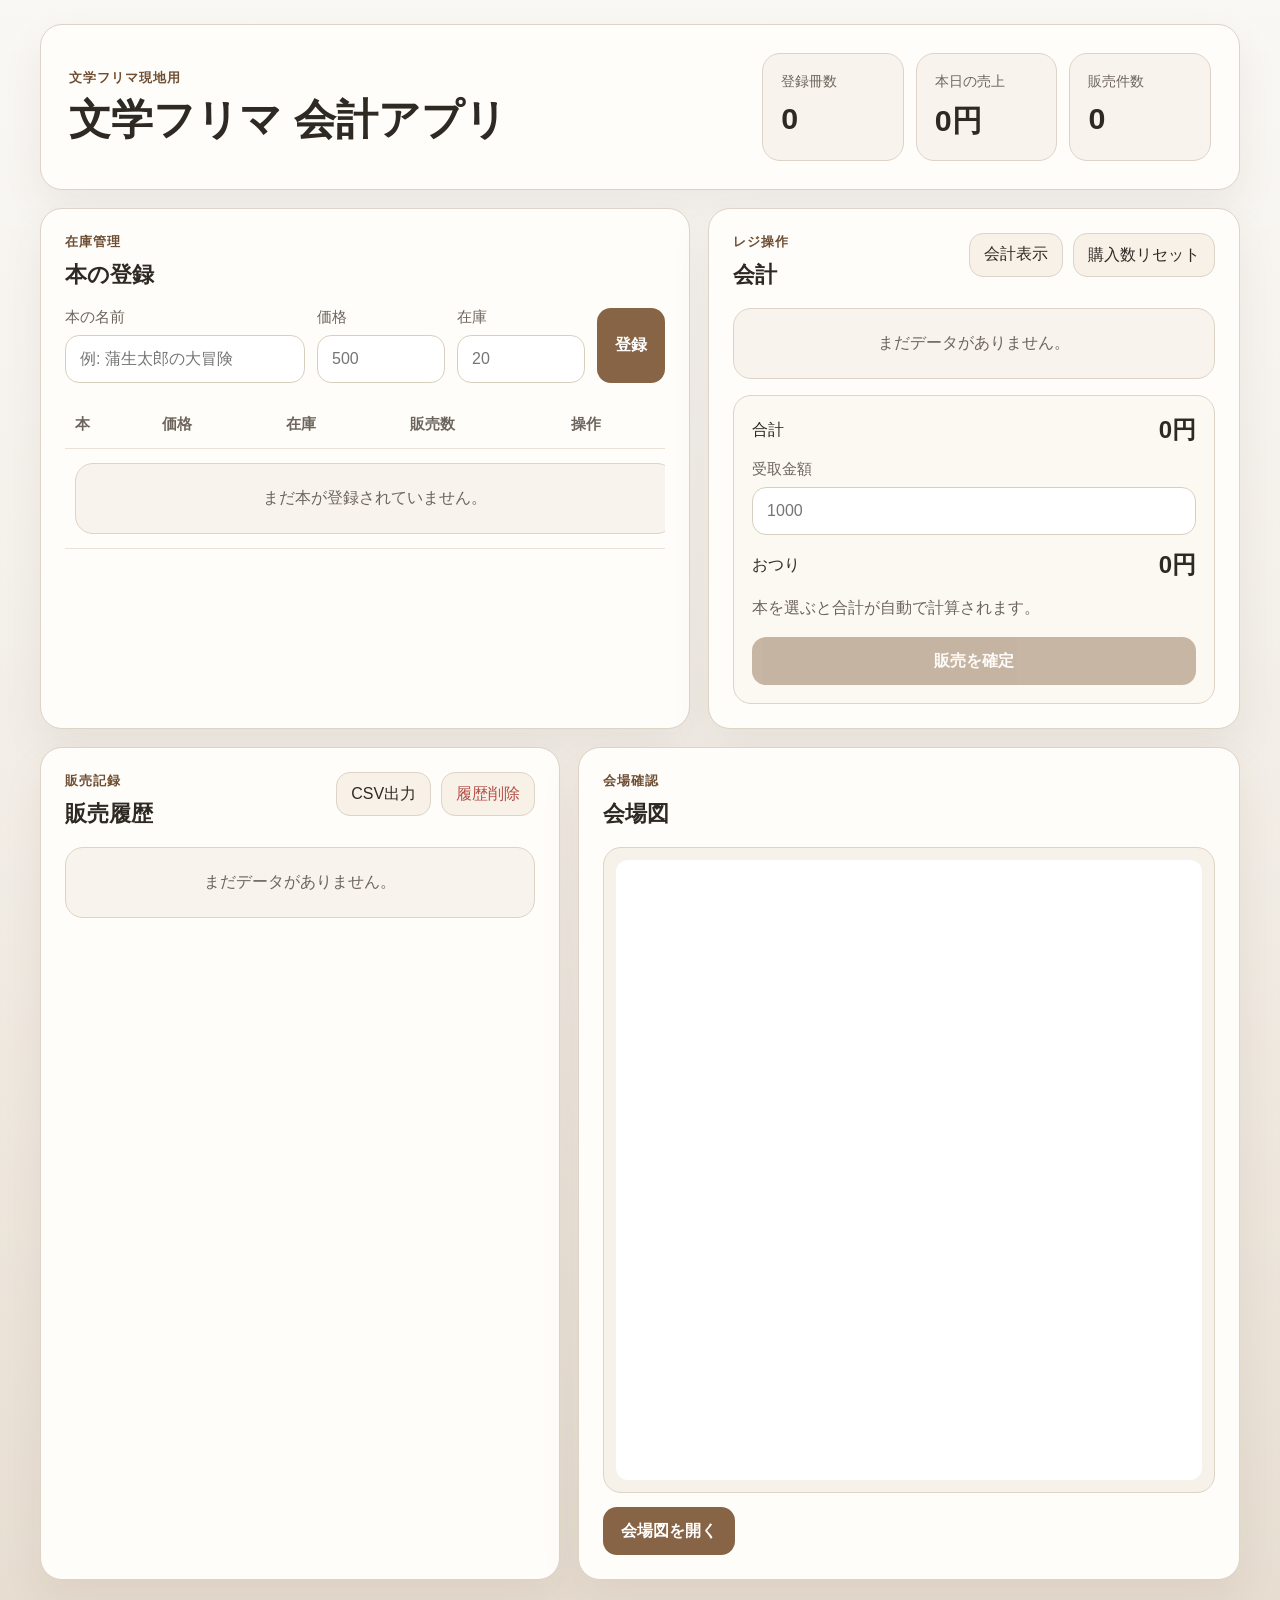
<file: index.html>
﻿<!DOCTYPE html>
<html lang="ja">
<head>
  <meta charset="UTF-8" />
  <meta name="viewport" content="width=device-width, initial-scale=1.0" />
  <meta name="theme-color" content="#f5f1e8" />
  <meta name="description" content="文学フリマ向けのオフライン寄り会計Webアプリ" />
  <title>文学フリマ 会計アプリ</title>
  <link rel="stylesheet" href="style.css" />
</head>
<body>
  <main class="app-shell">
    <header class="hero-panel panel">
      <div>
        <p class="eyebrow">文学フリマ現地用</p>
        <h1>文学フリマ 会計アプリ</h1>
      </div>
      <div class="hero-stats">
        <div class="stat-card">
          <span class="stat-label">登録冊数</span>
          <strong id="book-count">0</strong>
        </div>
        <div class="stat-card">
          <span class="stat-label">本日の売上</span>
          <strong id="sales-total">0円</strong>
        </div>
        <div class="stat-card accent">
          <span class="stat-label">販売件数</span>
          <strong id="sale-count">0</strong>
        </div>
      </div>
    </header>

    <section class="workspace">
      <section class="panel">
        <div class="section-head">
          <div>
            <p class="section-kicker">在庫管理</p>
            <h2>本の登録</h2>
          </div>
        </div>

        <form id="book-form" class="book-form">
          <label>
            <span>本の名前</span>
            <input id="book-name" type="text" maxlength="60" placeholder="例: 蒲生太郎の大冒険" required />
          </label>
          <label>
            <span>価格</span>
            <input id="book-price" type="number" min="0" step="1" placeholder="500" required />
          </label>
          <label>
            <span>在庫</span>
            <input id="book-stock" type="number" min="0" step="1" placeholder="20" required />
          </label>
          <button class="primary-button" type="submit">登録</button>
        </form>

        <div class="table-wrap">
          <table class="inventory-table">
            <thead>
              <tr>
                <th>本</th>
                <th>価格</th>
                <th>在庫</th>
                <th>販売数</th>
                <th>操作</th>
              </tr>
            </thead>
            <tbody id="inventory-body"></tbody>
          </table>
        </div>
      </section>

      <section class="panel">
        <div class="section-head">
          <div>
            <p class="section-kicker">レジ操作</p>
            <h2>会計</h2>
          </div>
          <div class="head-actions">
            <a class="ghost-button nav-button" href="price-display.html">会計表示</a>
            <button id="reset-quantities" class="ghost-button" type="button">購入数リセット</button>
          </div>
        </div>

        <div id="checkout-list" class="checkout-list"></div>

        <div class="checkout-summary">
          <div class="summary-row">
            <span>合計</span>
            <strong id="grand-total">0円</strong>
          </div>
          <label class="money-field">
            <span>受取金額</span>
            <input id="received-amount" type="number" min="0" step="1" placeholder="1000" />
          </label>
          <div class="summary-row change-row">
            <span>おつり</span>
            <strong id="change-amount">0円</strong>
          </div>
          <p id="checkout-note" class="checkout-note">本を選ぶと合計が自動で計算されます。</p>
          <button id="complete-sale" class="primary-button wide" type="button">販売を確定</button>
        </div>
      </section>
    </section>

    <section class="workspace lower-grid">
      <section class="panel">
        <div class="section-head">
          <div>
            <p class="section-kicker">販売記録</p>
            <h2>販売履歴</h2>
          </div>
          <div class="head-actions">
            <button id="export-csv" class="ghost-button" type="button">CSV出力</button>
            <button id="clear-history" class="ghost-button danger" type="button">履歴削除</button>
          </div>
        </div>
        <div id="history-list" class="history-list"></div>
      </section>

      <section class="panel map-panel">
        <div class="section-head">
          <div>
            <p class="section-kicker">会場確認</p>
            <h2>会場図</h2>
          </div>
        </div>
        <div class="map-stack">
          <div class="map-frame">
            <iframe
              class="map-viewer"
              src="assets/maps/for_visitor_tokyo42_map_z.pdf"
              title="文学フリマ 会場図"
            ></iframe>
          </div>
        </div>
        <div class="map-links">
          <a class="primary-button map-link" href="assets/maps/for_visitor_tokyo42_map_z.pdf" target="_blank" rel="noopener noreferrer">会場図を開く</a>
        </div>
      </section>
    </section>
  </main>

  <template id="empty-template">
    <div class="empty-state">まだデータがありません。</div>
  </template>

  <script src="app.js"></script>
</body>
</html>
</file>
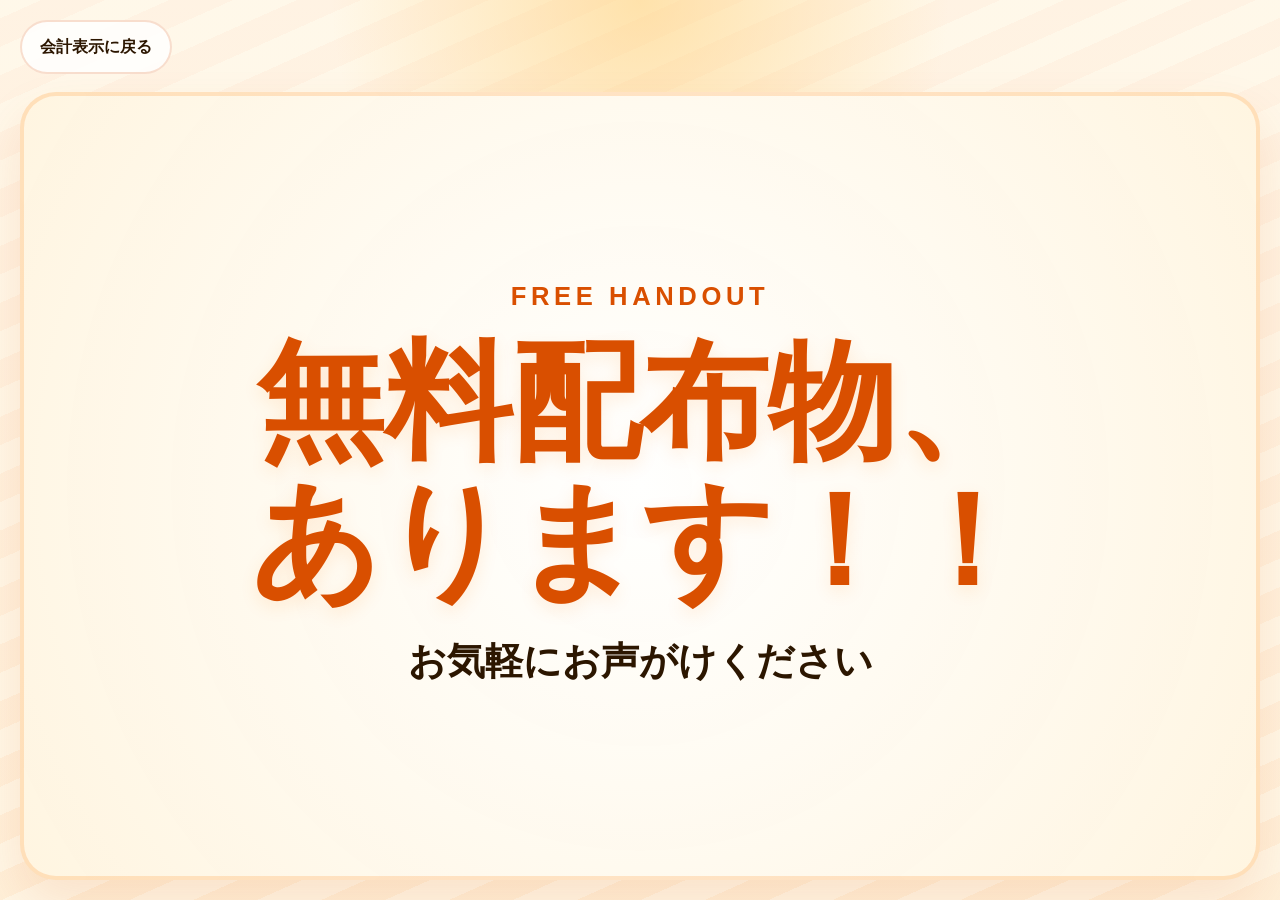
<file: freebie-display.html>
<!DOCTYPE html>
<html lang="ja">
<head>
  <meta charset="UTF-8" />
  <meta name="viewport" content="width=device-width, initial-scale=1.0" />
  <meta name="theme-color" content="#fff7e6" />
  <meta name="description" content="無料配布物の案内表示画面" />
  <title>無料配布物 | 文学フリマ 会計アプリ</title>
  <link rel="stylesheet" href="freebie-display.css" />
</head>
<body>
  <main class="freebie-shell">
    <a class="freebie-back" href="price-display.html">会計表示に戻る</a>

    <section class="freebie-stage">
      <p class="freebie-kicker">FREE HANDOUT</p>
      <h1 class="freebie-headline">無料配布物、<br />あります！！</h1>
      <p class="freebie-subline">お気軽にお声がけください</p>
    </section>
  </main>
</body>
</html>
</file>
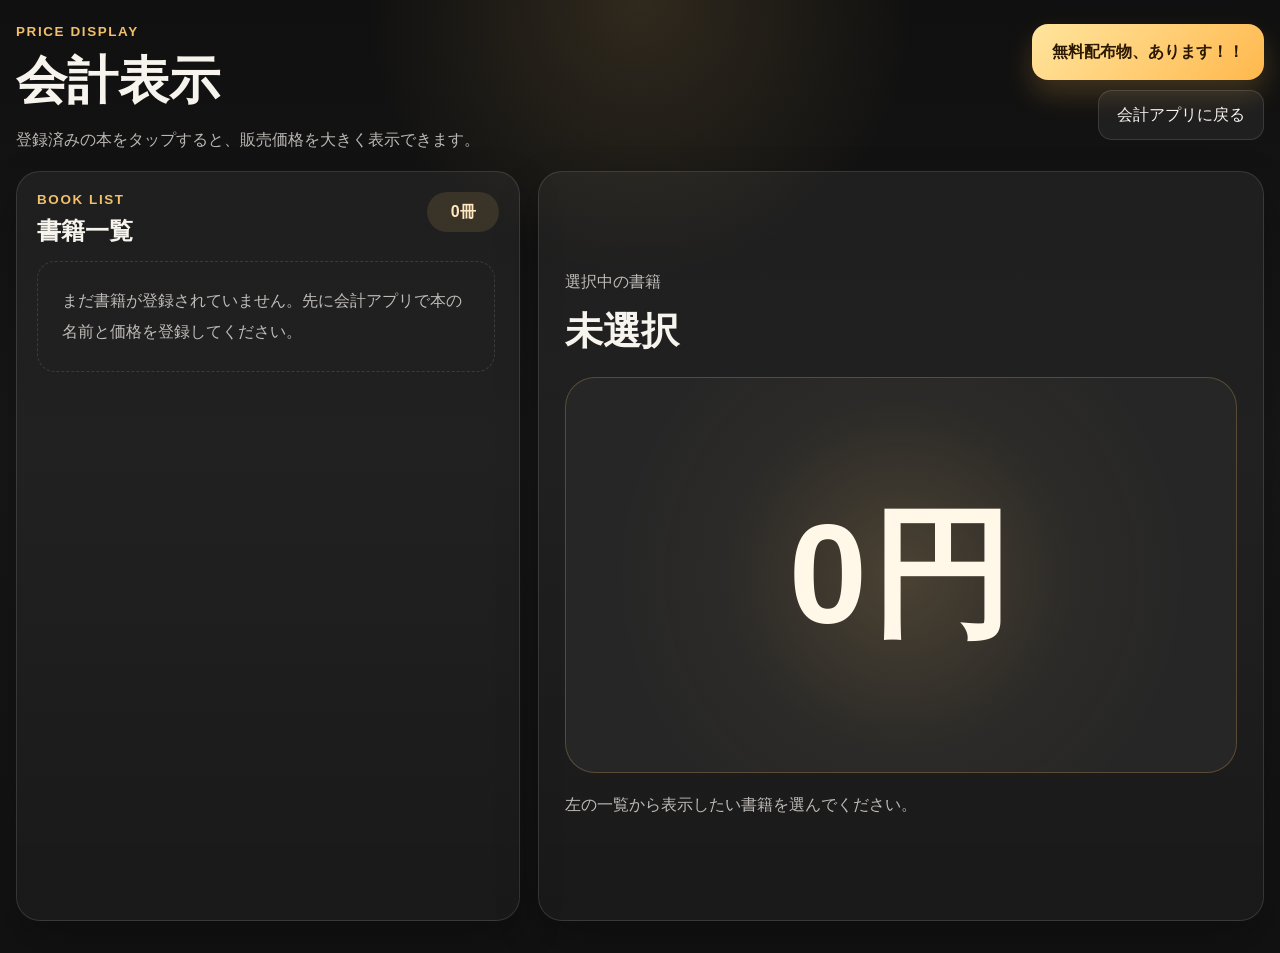
<file: price-display.html>
<!DOCTYPE html>
<html lang="ja">
<head>
  <meta charset="UTF-8" />
  <meta name="viewport" content="width=device-width, initial-scale=1.0" />
  <meta name="theme-color" content="#141414" />
  <meta name="description" content="文学フリマ向けの会計表示画面" />
  <title>会計表示 | 文学フリマ 会計アプリ</title>
  <link rel="stylesheet" href="price-display.css" />
</head>
<body>
  <main id="display-shell" class="display-shell">
    <header class="display-header">
      <div>
        <p class="eyebrow">Price Display</p>
        <h1>会計表示</h1>
        <p class="header-copy">登録済みの本をタップすると、販売価格を大きく表示できます。</p>
      </div>
      <div class="display-actions">
        <a class="notice-link" href="freebie-display.html">無料配布物、あります！！</a>
        <a class="back-link" href="index.html">会計アプリに戻る</a>
      </div>
    </header>

    <section class="display-layout">
      <section class="selector-panel">
        <div class="panel-head">
          <div>
            <p class="section-kicker">Book List</p>
            <h2>書籍一覧</h2>
          </div>
          <p id="book-count-label" class="count-chip">0冊</p>
        </div>
        <div id="book-button-list" class="book-button-list"></div>
      </section>

      <section class="price-panel">
        <div class="price-panel-top">
          <p class="price-label">選択中の書籍</p>
          <button id="back-to-list" class="list-back-button" type="button" hidden>書籍一覧に戻る</button>
        </div>
        <h2 id="selected-title" class="selected-title">未選択</h2>
        <div class="price-box">
          <span id="selected-price" class="selected-price">0円</span>
        </div>
        <p id="price-note" class="price-note">左の一覧から表示したい書籍を選んでください。</p>
      </section>
    </section>
  </main>

  <template id="empty-books-template">
    <div class="empty-state">
      まだ書籍が登録されていません。先に会計アプリで本の名前と価格を登録してください。
    </div>
  </template>

  <script src="price-display.js"></script>
</body>
</html>
</file>
<file: style.css>
:root {
  --bg: #f3efe8;
  --bg-accent: #e7ddd0;
  --panel: #fffdfa;
  --panel-soft: #f8f3ec;
  --line: #ddd3c6;
  --text: #2f2923;
  --muted: #6d655d;
  --accent: #876445;
  --accent-strong: #6f4f34;
  --danger: #b34f46;
  --shadow: 0 18px 40px rgba(84, 69, 54, 0.08);
}

* {
  box-sizing: border-box;
}

body {
  margin: 0;
  min-height: 100vh;
  font-family: "Hiragino Sans", "Yu Gothic", "Meiryo", sans-serif;
  color: var(--text);
  background:
    linear-gradient(180deg, rgba(255, 255, 255, 0.55), rgba(255, 255, 255, 0)),
    linear-gradient(180deg, var(--bg), var(--bg-accent));
}

button,
input,
a {
  font: inherit;
}

.app-shell {
  width: min(1200px, calc(100% - 32px));
  margin: 0 auto;
  padding: 24px 0 40px;
}

.panel {
  background: var(--panel);
  border: 1px solid var(--line);
  border-radius: 22px;
  box-shadow: var(--shadow);
}

.hero-panel {
  display: grid;
  grid-template-columns: minmax(0, 1.5fr) minmax(280px, 1fr);
  gap: 20px;
  padding: 28px;
  align-items: center;
}

.eyebrow,
.section-kicker {
  margin: 0 0 8px;
  color: var(--accent-strong);
  font-size: 0.82rem;
  font-weight: 700;
  letter-spacing: 0.08em;
}

h1,
h2,
p {
  margin: 0;
}

h1 {
  font-size: clamp(1.9rem, 3.3vw, 3rem);
  line-height: 1.2;
}

h2 {
  font-size: 1.4rem;
}

.lead {
  margin-top: 12px;
  max-width: 52rem;
  color: var(--muted);
  line-height: 1.75;
}

.hero-stats {
  display: grid;
  grid-template-columns: repeat(3, minmax(0, 1fr));
  gap: 12px;
}

.stat-card {
  padding: 18px;
  border-radius: 18px;
  border: 1px solid var(--line);
  background: var(--panel-soft);
}

.stat-label {
  display: block;
  margin-bottom: 10px;
  color: var(--muted);
  font-size: 0.88rem;
}

.stat-card strong {
  font-size: clamp(1.3rem, 2.4vw, 1.9rem);
}

.workspace {
  display: grid;
  grid-template-columns: minmax(0, 1.1fr) minmax(340px, 0.9fr);
  gap: 18px;
  margin-top: 18px;
}

.lower-grid {
  grid-template-columns: minmax(0, 0.88fr) minmax(420px, 1.12fr);
}

.workspace > .panel {
  padding: 24px;
}

.section-head {
  display: flex;
  justify-content: space-between;
  align-items: flex-start;
  gap: 12px;
  margin-bottom: 18px;
}

.head-actions {
  display: flex;
  gap: 10px;
  flex-wrap: wrap;
}

.book-form {
  display: grid;
  grid-template-columns: minmax(0, 1.5fr) minmax(120px, 0.8fr) minmax(120px, 0.8fr) auto;
  gap: 12px;
  margin-bottom: 18px;
}

label span {
  display: block;
  margin-bottom: 8px;
  color: var(--muted);
  font-size: 0.92rem;
}

input {
  width: 100%;
  min-height: 48px;
  padding: 12px 14px;
  border: 1px solid #d9cfbf;
  border-radius: 14px;
  background: #fff;
  color: var(--text);
}

input:focus {
  outline: 2px solid rgba(135, 100, 69, 0.18);
  border-color: var(--accent);
}

.primary-button,
.ghost-button,
.qty-button,
.row-action {
  border: 0;
  border-radius: 14px;
  cursor: pointer;
  transition: background-color 0.15s ease, transform 0.15s ease, opacity 0.15s ease;
}

.primary-button:hover,
.ghost-button:hover,
.qty-button:hover,
.row-action:hover {
  transform: translateY(-1px);
}

.primary-button {
  display: inline-flex;
  align-items: center;
  justify-content: center;
  min-height: 48px;
  padding: 12px 18px;
  background: var(--accent);
  color: #fff;
  font-weight: 700;
  text-decoration: none;
}

.primary-button.wide {
  width: 100%;
}

.ghost-button,
.row-action,
.qty-button {
  min-height: 44px;
  padding: 10px 14px;
  background: #f7f1e8;
  color: var(--text);
  border: 1px solid var(--line);
}

.ghost-button.danger {
  color: var(--danger);
}

.nav-button {
  text-decoration: none;
}

.table-wrap {
  overflow-x: auto;
  -webkit-overflow-scrolling: touch;
}

.inventory-table {
  width: 100%;
  min-width: 620px;
  border-collapse: collapse;
}

.inventory-table th,
.inventory-table td {
  padding: 14px 10px;
  border-bottom: 1px solid #ebe2d7;
  text-align: left;
  vertical-align: middle;
}

.inventory-table th {
  color: var(--muted);
  font-size: 0.92rem;
  font-weight: 700;
}

.inline-input {
  max-width: 96px;
  min-height: 42px;
  padding: 9px 10px;
}

.checkout-list,
.history-list {
  display: grid;
  gap: 12px;
}

.checkout-item,
.history-item,
.empty-state,
.map-frame {
  border: 1px solid var(--line);
  border-radius: 18px;
  background: var(--panel-soft);
}

.checkout-item {
  display: grid;
  grid-template-columns: minmax(0, 1fr) auto;
  gap: 14px;
  padding: 14px;
}

.checkout-name {
  font-weight: 700;
  font-size: 1rem;
}

.checkout-meta,
.history-lines,
.map-note {
  color: var(--muted);
  line-height: 1.7;
}

.checkout-meta {
  margin-top: 6px;
  font-size: 0.93rem;
}

.qty-box {
  display: flex;
  align-items: center;
  gap: 10px;
}

.qty-button {
  width: 44px;
  min-width: 44px;
  padding: 0;
  font-size: 1.1rem;
}

.qty-value {
  min-width: 28px;
  text-align: center;
  font-weight: 700;
}

.checkout-summary {
  margin-top: 16px;
  padding: 18px;
  border: 1px solid var(--line);
  border-radius: 18px;
  background: #fcf8f2;
}

.summary-row {
  display: flex;
  justify-content: space-between;
  align-items: center;
  gap: 12px;
  margin-bottom: 14px;
}

.summary-row strong {
  font-size: 1.5rem;
}

.money-field {
  display: block;
  margin-bottom: 14px;
}

.checkout-note {
  margin: 0 0 16px;
  color: var(--muted);
  line-height: 1.65;
}

.history-item {
  padding: 14px;
}

.history-top {
  display: flex;
  justify-content: space-between;
  gap: 12px;
  margin-bottom: 8px;
}

.history-total {
  color: var(--accent-strong);
  font-weight: 700;
}

.map-panel {
  display: flex;
  flex-direction: column;
}

.map-stack {
  display: grid;
}

.map-frame {
  overflow: hidden;
  background: #f6f1e9;
  padding: 12px;
}

.map-viewer {
  display: block;
  width: 100%;
  min-height: 620px;
  border: 0;
  border-radius: 12px;
  background: #fff;
}

.map-links {
  display: flex;
  flex-wrap: wrap;
  gap: 12px;
  margin-top: 14px;
}

.map-link {
  align-self: flex-start;
}

.empty-state {
  padding: 24px;
  text-align: center;
  color: var(--muted);
}

@media (max-width: 1100px) {
  .hero-panel,
  .workspace,
  .lower-grid {
    grid-template-columns: 1fr;
  }

  .map-viewer {
    min-height: 520px;
  }
}

@media (max-width: 820px) {
  .app-shell {
    width: min(100% - 20px, 1200px);
    padding: 14px 0 28px;
  }

  .hero-panel,
  .workspace > .panel {
    padding: 18px;
    border-radius: 18px;
  }

  .hero-stats {
    grid-template-columns: 1fr;
  }

  .book-form {
    grid-template-columns: 1fr 1fr;
  }

  .book-form .primary-button {
    grid-column: 1 / -1;
  }

  .section-head,
  .history-top,
  .checkout-item {
    display: grid;
    grid-template-columns: 1fr;
  }

  .head-actions {
    width: 100%;
  }

  .head-actions > * {
    flex: 1 1 180px;
  }

  .qty-box {
    justify-content: flex-start;
  }

  .map-viewer {
    min-height: 460px;
  }
}

@media (max-width: 560px) {
  .book-form,
  .summary-row {
    grid-template-columns: 1fr;
  }

  .map-link,
  .ghost-button,
  .primary-button,
  .row-action {
    width: 100%;
  }

  .map-viewer {
    min-height: 380px;
  }
}
</file>
<file: freebie-display.css>
:root {
  --bg: #fff7e6;
  --accent: #ff7a00;
  --accent-strong: #d94f00;
  --text: #2c1600;
}

* {
  box-sizing: border-box;
}

body {
  margin: 0;
  min-height: 100vh;
  font-family: "Hiragino Sans", "Yu Gothic", "Meiryo", sans-serif;
  color: var(--text);
  background:
    radial-gradient(circle at top, rgba(255, 208, 120, 0.55), transparent 28%),
    repeating-linear-gradient(
      -24deg,
      rgba(255, 122, 0, 0.06) 0 26px,
      rgba(255, 247, 230, 0.7) 26px 52px
    ),
    linear-gradient(180deg, #fffaf1, var(--bg));
}

.freebie-shell {
  min-height: 100vh;
  display: grid;
  grid-template-rows: auto 1fr;
  gap: 18px;
  padding: 20px;
}

.freebie-back {
  justify-self: start;
  display: inline-flex;
  align-items: center;
  justify-content: center;
  min-height: 54px;
  padding: 12px 18px;
  border-radius: 999px;
  background: rgba(255, 255, 255, 0.82);
  border: 2px solid rgba(217, 79, 0, 0.18);
  color: var(--text);
  text-decoration: none;
  font-weight: 700;
}

.freebie-stage {
  display: grid;
  place-items: center;
  align-content: center;
  gap: 22px;
  text-align: center;
  padding: 24px;
  border: 4px solid rgba(255, 122, 0, 0.18);
  border-radius: 36px;
  background:
    radial-gradient(circle at center, rgba(255, 255, 255, 0.95), rgba(255, 244, 223, 0.92)),
    #fff9ef;
  box-shadow: 0 24px 50px rgba(217, 79, 0, 0.12);
}

.freebie-kicker {
  margin: 0;
  color: var(--accent-strong);
  font-size: clamp(1.2rem, 2vw, 1.8rem);
  font-weight: 800;
  letter-spacing: 0.18em;
}

.freebie-headline {
  margin: 0;
  font-size: clamp(4.2rem, 10vw, 8.6rem);
  line-height: 1.08;
  font-weight: 900;
  color: var(--accent-strong);
  text-shadow: 0 6px 18px rgba(255, 122, 0, 0.12);
}

.freebie-subline {
  margin: 0;
  font-size: clamp(1.8rem, 3vw, 3rem);
  font-weight: 700;
  line-height: 1.5;
}

@media (max-width: 900px) {
  .freebie-shell {
    padding: 14px;
  }

  .freebie-stage {
    border-radius: 24px;
    padding: 18px;
  }

  .freebie-headline {
    font-size: clamp(3rem, 12vw, 5.4rem);
  }

  .freebie-subline {
    font-size: clamp(1.4rem, 5vw, 2rem);
  }
}
</file>
<file: price-display.css>
:root {
  --bg: #121212;
  --bg-soft: #1d1d1d;
  --panel: #202020;
  --panel-strong: #262626;
  --line: rgba(255, 255, 255, 0.12);
  --text: #f7f3ed;
  --muted: rgba(247, 243, 237, 0.74);
  --accent: #f2c06b;
  --accent-strong: #dfa34b;
  --shadow: 0 18px 40px rgba(0, 0, 0, 0.28);
}

* {
  box-sizing: border-box;
}

body {
  margin: 0;
  min-height: 100vh;
  font-family: "Hiragino Sans", "Yu Gothic", "Meiryo", sans-serif;
  color: var(--text);
  background:
    radial-gradient(circle at top, rgba(242, 192, 107, 0.14), transparent 24%),
    linear-gradient(180deg, #101010, #171717 46%, #121212);
}

button,
a {
  font: inherit;
}

h1,
h2,
p {
  margin: 0;
}

.display-shell {
  width: min(1440px, calc(100% - 32px));
  margin: 0 auto;
  padding: 24px 0 32px;
}

.display-header {
  display: flex;
  justify-content: space-between;
  align-items: flex-start;
  gap: 18px;
  margin-bottom: 18px;
}

.display-actions {
  display: grid;
  gap: 10px;
  justify-items: end;
}

.eyebrow,
.section-kicker {
  margin: 0 0 8px;
  color: var(--accent);
  font-size: 0.84rem;
  font-weight: 700;
  letter-spacing: 0.12em;
  text-transform: uppercase;
}

h1 {
  font-size: clamp(2rem, 4vw, 3.5rem);
}

.header-copy {
  margin-top: 10px;
  color: var(--muted);
  line-height: 1.7;
}

.back-link {
  display: inline-flex;
  align-items: center;
  justify-content: center;
  min-height: 50px;
  padding: 12px 18px;
  border-radius: 14px;
  border: 1px solid var(--line);
  background: rgba(255, 255, 255, 0.06);
  color: var(--text);
  text-decoration: none;
  white-space: nowrap;
}

.notice-link {
  display: inline-flex;
  align-items: center;
  justify-content: center;
  min-height: 56px;
  padding: 14px 20px;
  border-radius: 16px;
  background: linear-gradient(135deg, #ffe59e, #ffb84d);
  color: #2a1800;
  font-weight: 800;
  text-decoration: none;
  text-align: center;
  box-shadow: 0 14px 28px rgba(255, 184, 77, 0.2);
}

.display-layout {
  display: grid;
  grid-template-columns: minmax(320px, 0.82fr) minmax(0, 1.18fr);
  gap: 18px;
}

.selector-panel,
.price-panel {
  border: 1px solid var(--line);
  border-radius: 24px;
  background: linear-gradient(180deg, rgba(255, 255, 255, 0.05), rgba(255, 255, 255, 0.03));
  box-shadow: var(--shadow);
}

.selector-panel {
  padding: 20px;
}

.panel-head {
  display: flex;
  justify-content: space-between;
  align-items: flex-start;
  gap: 12px;
  margin-bottom: 14px;
}

.panel-head h2 {
  font-size: 1.5rem;
}

.count-chip {
  display: inline-flex;
  align-items: center;
  justify-content: center;
  min-width: 72px;
  min-height: 40px;
  padding: 8px 12px;
  border-radius: 999px;
  background: rgba(242, 192, 107, 0.12);
  color: #ffe7bf;
  font-weight: 700;
}

.book-button-list {
  display: grid;
  gap: 12px;
  max-height: calc(100vh - 220px);
  overflow: auto;
  padding-right: 4px;
}

.book-select-button {
  width: 100%;
  padding: 18px;
  border: 1px solid var(--line);
  border-radius: 18px;
  background: var(--panel);
  color: var(--text);
  text-align: left;
  cursor: pointer;
  transition: transform 0.15s ease, background-color 0.15s ease, border-color 0.15s ease, box-shadow 0.15s ease;
}

.book-select-button:hover {
  transform: translateY(-1px);
}

.book-select-button.is-active {
  background: linear-gradient(135deg, rgba(242, 192, 107, 0.2), rgba(223, 163, 75, 0.12));
  border-color: rgba(242, 192, 107, 0.46);
  box-shadow: 0 0 0 1px rgba(242, 192, 107, 0.18) inset;
}

.button-title {
  display: -webkit-box;
  -webkit-box-orient: vertical;
  -webkit-line-clamp: 2;
  overflow: hidden;
  min-height: 3.2em;
  font-size: 1.08rem;
  font-weight: 700;
  line-height: 1.6;
}

.button-meta {
  display: block;
  margin-top: 8px;
  color: var(--muted);
  font-size: 0.95rem;
}

.price-panel {
  display: grid;
  align-content: center;
  min-height: calc(100vh - 150px);
  padding: 26px;
}

.price-panel-top {
  display: flex;
  justify-content: space-between;
  align-items: center;
  gap: 12px;
}

.price-label {
  color: var(--muted);
  font-size: 1rem;
}

.list-back-button {
  min-height: 44px;
  padding: 10px 16px;
  border: 1px solid var(--line);
  border-radius: 999px;
  background: rgba(255, 255, 255, 0.08);
  color: var(--text);
  cursor: pointer;
}

.selected-title {
  margin-top: 10px;
  font-size: clamp(1.9rem, 3vw, 2.9rem);
  line-height: 1.45;
}

.price-box {
  display: grid;
  place-items: center;
  margin-top: 18px;
  min-height: 44vh;
  padding: 24px;
  border: 1px solid rgba(242, 192, 107, 0.24);
  border-radius: 30px;
  background:
    radial-gradient(circle at center, rgba(242, 192, 107, 0.18), rgba(242, 192, 107, 0.03) 44%, transparent 74%),
    var(--panel-strong);
}

.selected-price {
  font-size: clamp(5rem, 11vw, 9.5rem);
  font-weight: 800;
  line-height: 1;
  letter-spacing: 0.02em;
  color: #fff7e8;
}

.price-note {
  margin-top: 18px;
  color: var(--muted);
  font-size: 1rem;
  line-height: 1.8;
}

.display-shell.focus-mode .display-header {
  margin-bottom: 12px;
}

.display-shell.focus-mode .header-copy,
.display-shell.focus-mode .back-link,
.display-shell.focus-mode .selector-panel {
  display: none;
}

.display-shell.focus-mode .display-layout {
  grid-template-columns: 1fr;
}

.display-shell.focus-mode .price-panel {
  min-height: calc(100vh - 120px);
  padding: 28px;
}

.display-shell.focus-mode .selected-title {
  font-size: clamp(2.4rem, 4vw, 4rem);
}

.display-shell.focus-mode .price-box {
  min-height: 58vh;
  margin-top: 24px;
}

.display-shell.focus-mode .selected-price {
  font-size: clamp(6rem, 18vw, 12rem);
}

.empty-state {
  padding: 24px;
  border: 1px dashed var(--line);
  border-radius: 18px;
  color: var(--muted);
  line-height: 1.9;
}

@media (max-width: 1180px) {
  .display-layout {
    grid-template-columns: 1fr;
  }

  .book-button-list {
    max-height: none;
  }

  .price-panel {
    min-height: auto;
  }

  .price-box {
    min-height: 34vh;
  }

  .display-shell.focus-mode .price-panel {
    min-height: calc(100vh - 110px);
  }

  .display-shell.focus-mode .price-box {
    min-height: 50vh;
  }
}

@media (max-width: 820px) {
  .display-shell {
    width: min(100% - 20px, 1440px);
    padding: 16px 0 24px;
  }

  .display-header {
    display: grid;
    grid-template-columns: 1fr;
  }

  .display-actions {
    justify-items: stretch;
  }

  .back-link {
    width: 100%;
  }

  .notice-link {
    width: 100%;
  }

  .selector-panel,
  .price-panel {
    padding: 18px;
    border-radius: 20px;
  }
}

@media (max-width: 640px) {
  .panel-head {
    display: grid;
    grid-template-columns: 1fr;
  }

  .count-chip {
    justify-self: start;
  }

  .selected-title {
    font-size: 1.55rem;
  }

  .selected-price {
    font-size: clamp(3.8rem, 18vw, 6rem);
  }

  .price-box {
    min-height: 30vh;
  }

  .price-panel-top {
    display: grid;
    grid-template-columns: 1fr;
  }

  .list-back-button {
    width: 100%;
  }

  .display-shell.focus-mode .selected-title {
    font-size: 1.9rem;
  }

  .display-shell.focus-mode .selected-price {
    font-size: clamp(4.8rem, 20vw, 7rem);
  }
}
</file>
